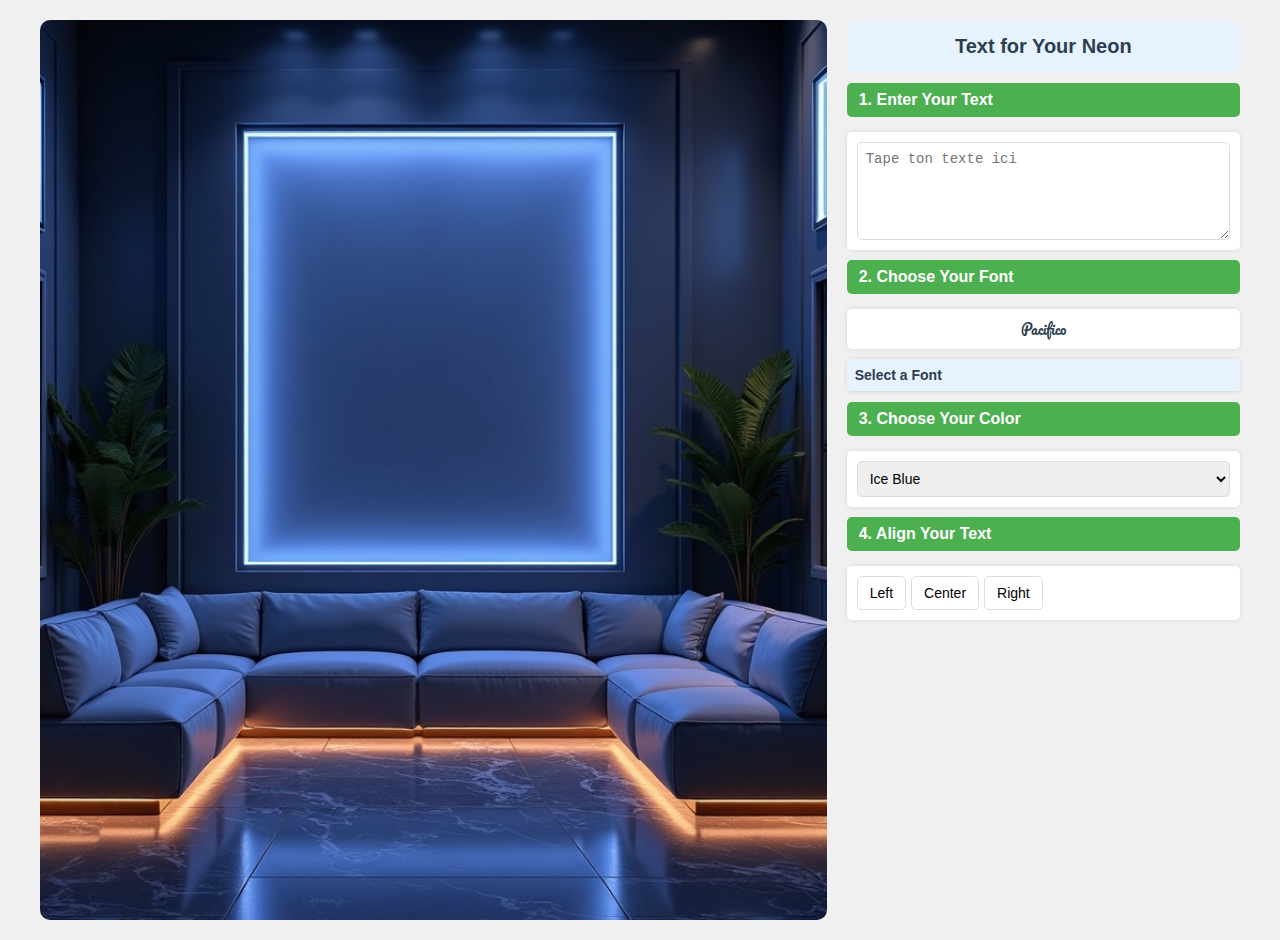
<file: index.html>
<!DOCTYPE html>
<html>
<head>
  <link rel="stylesheet" href="styles.css">
</head>
<body>
  <div class="container">
    <div class="left-column">
      <canvas id="neonCanvas" width="600" height="300"></canvas>
    </div>
    <div class="right-column">
      <div class="title-box">Text for Your Neon</div>
      <div class="step-title">1. Enter Your Text</div>
      <div class="input-box">
        <textarea id="neonText" placeholder="Tape ton texte ici"></textarea>
      </div>
      <div class="step-title">2. Choose Your Font</div>
      <div class="active-font" id="activeFont">Pacifico</div>
      <div class="font-section">
        <div class="font-toggle">Select a Font</div>
        <div class="font-content" id="fontContent">
          <!-- Les carrés seront générés dynamiquement ici -->
        </div>
      </div>
      <div class="step-title">3. Choose Your Color</div>
      <div class="color-box">
        <select id="neonColor">
          <option value="#00ffff">Ice Blue</option>
          <option value="#fff44f">Lemon Yellow</option>
          <option value="#ffb6c1">Light Pink</option>
          <option value="#ffd700">Golden Yellow</option>
          <option value="#800080">Purple</option>
          <option value="#ff4500">Orange</option>
          <option value="#f5deb3">Warm White</option>
          <option value="#ff00ff">Pink</option>
          <option value="#0000ff">Blue</option>
          <option value="#ff0000">Red</option>
          <option value="#00ff00">Green</option>
          <option value="#ffffff">White</option>
          <option value="#008080">Maldiv Green</option>
        </select>
      </div>
      <div class="step-title">4. Align Your Text</div>
      <div class="input-box">
        <button id="alignLeft">Left</button>
        <button id="alignCenter">Center</button>
        <button id="alignRight">Right</button>
      </div>
    </div>
  </div>
  <script src="script.js"></script>
</body>
</html>
</file>
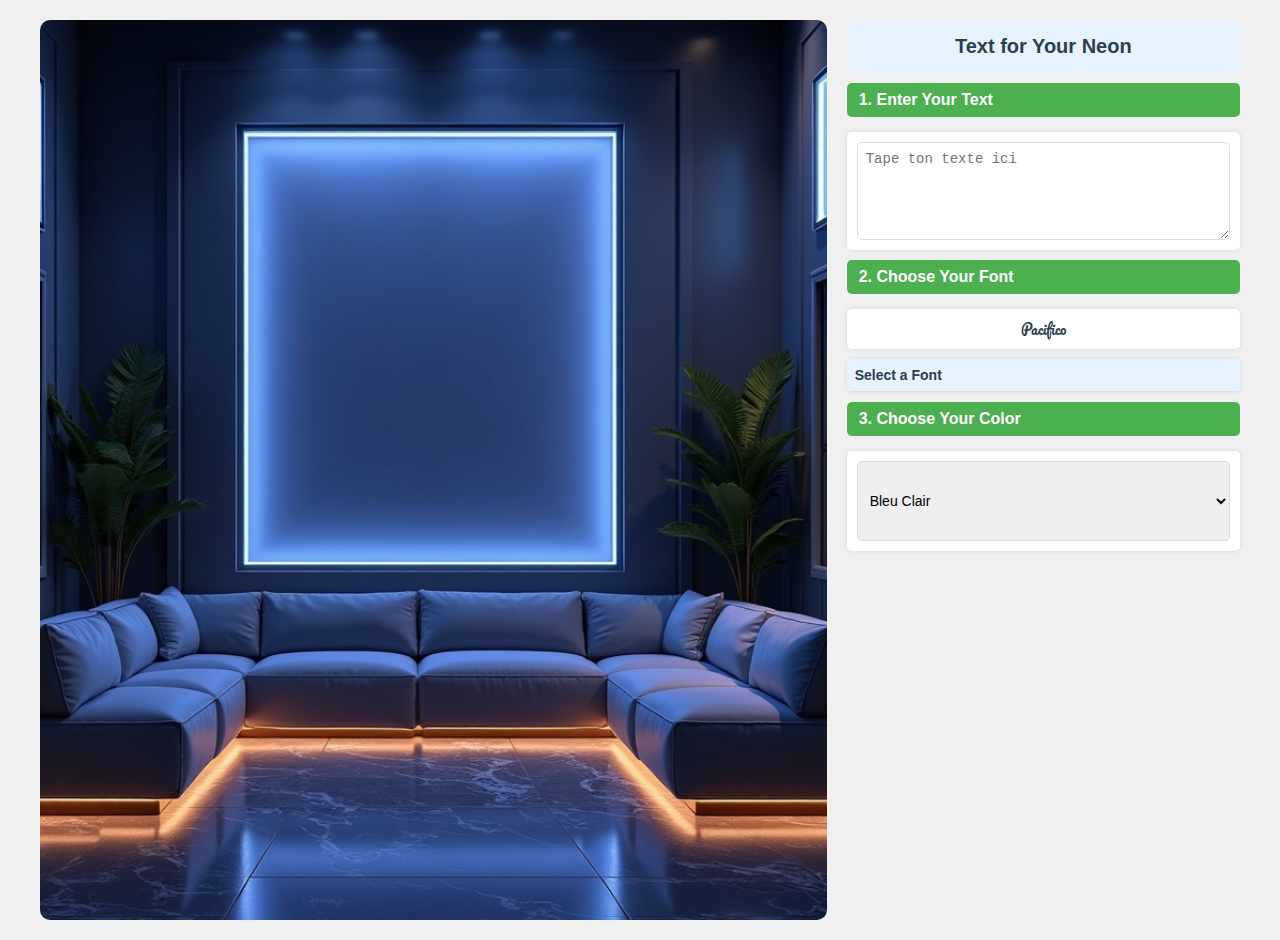
<file: backup/index.html>
<!DOCTYPE html>
<html>
<head>
  <style>
    body {
      font-family: Arial, sans-serif;
      margin: 0;
      padding: 20px;
      background-color: #f0f0f0;
      display: flex;
      justify-content: center;
      min-height: 100vh;
    }
    .container {
      display: flex;
      gap: 20px;
      max-width: 1200px;
      width: 100%;
      height: 100%;
    }
    .left-column {
      flex: 2;
      height: 100vh;
      background-image: url('background.png'); /* Remplace par ton image background.png */
      background-size: cover;
      background-position: center;
      position: relative;
      border-radius: 10px;
      overflow: hidden;
    }
    .right-column {
      flex: 1;
      display: flex;
      flex-direction: column;
      gap: 10px; /* Réduit l'espace entre les sections */
      height: 100%;
    }
    .title-box {
      background-color: #e6f3ff;
      padding: 15px;
      border-radius: 10px;
      text-align: center;
      color: #2c3e50;
      font-size: 20px;
      font-weight: bold;
    }
    .step-title {
      background-color: #4CAF50; /* Vert doux, modifiable */
      color: white;
      padding: 8px 12px; /* Réduit le padding pour un titre plus compact */
      border-radius: 5px;
      margin-bottom: 5px; /* Réduit la marge */
      font-size: 16px; /* Réduit la taille du texte */
      font-weight: bold;
    }
    .active-font {
      padding: 8px; /* Réduit le padding */
      background-color: #fff;
      border-radius: 5px;
      box-shadow: 0 0 5px rgba(0,0,0,0.1);
      font-size: 14px; /* Réduit la taille du texte */
      color: #2c3e50;
      text-align: center;
      font-family: inherit; /* Utilise la police active */
    }
    .input-box, .color-box {
      padding: 10px; /* Réduit le padding pour une box plus compacte */
      background-color: #fff;
      border-radius: 5px;
      box-shadow: 0 0 5px rgba(0,0,0,0.1);
      flex-grow: 1;
      display: flex;
      align-items: center;
    }
    input[type="text"], select, textarea {
      width: 100%;
      padding: 8px; /* Réduit le padding */
      font-size: 14px; /* Réduit la taille du texte */
      border: 1px solid #ddd;
      border-radius: 5px;
      resize: vertical; /* Permet de redimensionner verticalement le textarea */
      min-height: 80px; /* Hauteur minimale réduite pour le textarea */
    }
    canvas {
      position: absolute;
      top: 50%;
      left: 30%;
      transform: translate(-50%, -50%);
    }
    /* Style pour le collapsable */
    .font-section {
      background-color: #fff;
      border-radius: 5px;
      box-shadow: 0 0 5px rgba(0,0,0,0.1);
      overflow: hidden;
      flex-grow: 1;
    }
    .font-toggle {
      background-color: #e6f3ff;
      padding: 8px; /* Réduit le padding */
      cursor: pointer;
      font-size: 14px; /* Réduit la taille du texte */
      font-weight: bold;
      color: #2c3e50;
      border-bottom: 1px solid #ddd;
    }
    .font-toggle:hover {
      background-color: #d9e8f6;
    }
    .font-content {
      display: none;
      padding: 8px; /* Réduit le padding */
      flex-wrap: wrap;
      gap: 8px; /* Réduit l'espace entre les carrés */
    }
    .font-content.active {
      display: flex;
    }
    .font-square {
      width: 90px; /* Réduit la taille des carrés */
      height: 90px;
      background-color: #f0f0f0;
      border: 1px solid #ddd;
      border-radius: 5px;
      display: flex;
      align-items: center;
      justify-content: center;
      cursor: pointer;
      font-size: 12px; /* Réduit la taille du texte */
      overflow: hidden;
      text-align: center;
      transition: transform 0.2s;
      white-space: nowrap;
      text-overflow: ellipsis;
    }
    .font-square:hover {
      transform: scale(1.05);
      background-color: #e0e0e0;
    }
    .font-square span {
      font-family: inherit; /* Utilise la police définie dans data-font */
    }
  </style>
</head>
<body>
  <div class="container">
    <div class="left-column">
      <canvas id="neonCanvas" width="600" height="300"></canvas>
    </div>
    <div class="right-column">
      <div class="title-box">Text for Your Neon</div>
      <div class="step-title">1. Enter Your Text</div>
      <div class="input-box">
        <textarea id="neonText" placeholder="Tape ton texte ici" oninput="drawNeon()"></textarea>
      </div>
      <div class="step-title">2. Choose Your Font</div>
      <div class="active-font" id="activeFont">Pacifico</div>
      <div class="font-section">
        <div class="font-toggle">Select a Font</div>
        <div class="font-content" id="fontContent">
          <!-- Les carrés seront générés dynamiquement ici -->
        </div>
      </div>
      <div class="step-title">3. Choose Your Color</div>
      <div class="color-box">
        <select id="neonColor" onchange="drawNeon()">
          <option value="#00ffff">Bleu Clair</option>
          <option value="#ff00ff">Rose Néon</option>
          <option value="#ff4500">Orange Néon</option>
          <option value="#00ff00">Vert Néon</option>
          <option value="#ff0000">Rouge Néon</option>
          <option value="#ffff00">Jaune Néon</option>
        </select>
      </div>
    </div>
  </div>

  <script>
    // Charger les polices Google Fonts
    const link = document.createElement('link');
    link.href = 'https://fonts.googleapis.com/css2?family=Amatic+SC&family=Bangers&family=Barriecito&family=Bungee&family=Bungee+Inline&family=Bungee+Outline&family=Cinzel&family=Dancing+Script&family=Fira+Sans&family=Great+Vibes&family=Indie+Flower&family=Kaushan+Script&family=Lobster+Two&family=Merriweather&family=Orbitron&family=Pacifico&family=Playfair+Display&family=Rock+Salt&family=Sacramento&family=Satisfy&family=Shadows+Into+Light&display=swap';
    link.rel = 'stylesheet';
    document.head.appendChild(link);

    const canvas = document.getElementById('neonCanvas');
    const ctx = canvas.getContext('2d');
    const fontContent = document.getElementById('fontContent');
    const activeFontElement = document.getElementById('activeFont');

    // Liste des polices (sans Arial)
    const fonts = [
      "Pacifico", "Dancing Script", "Lobster", "Kaushan Script", "Sacramento",
      "Rock Salt", "Satisfy", "Indie Flower", "Great Vibes", "Cinzel",
      "Fira Sans", "Bungee", "Amatic SC", "Bangers", "Barriecito",
      "Lobster Two", "Shadows Into Light", "Merriweather", "Playfair Display",
      "Orbitron", "Courier New"
    ];

    // Générer les carrés de police dynamiquement une fois les polices chargées
    link.onload = function() {
      fonts.forEach(font => {
        const square = document.createElement('div');
        square.className = 'font-square';
        square.dataset.font = font;
        square.innerHTML = `<span>${font}</span>`;
        square.style.fontFamily = font + ', Arial'; // Appliquer la police avec fallback
        square.onclick = () => selectFont(font);
        fontContent.appendChild(square);
      });
      drawNeonWithDefault();
      updateActiveFont("Pacifico"); // Définir Pacifico comme police active initiale
    };

    // Gérer le clic sur le toggle
    document.querySelector('.font-toggle').addEventListener('click', function() {
      fontContent.classList.toggle('active');
    });

    function drawNeonWithDefault() {
      const text = ""; // Texte par défaut
      const fontStyle = "Pacifico"; // Pacifico forcé comme police par défaut
      const neonColor = document.getElementById('neonColor').value || '#00ffff'; // Couleur du contour néon, bleu clair par défaut

      // Effacer le canvas
      ctx.clearRect(0, 0, canvas.width, canvas.height);

      // Obtenir la largeur de la colonne left-column (approximation basée sur le Canvas)
      const columnWidth = canvas.width; // Puisque le Canvas remplit left-column, on utilise sa largeur

      // Gérer les retours à la ligne et ajuster la taille du texte
      const lines = text.split('\n').map(line => line.trim()).filter(line => line.length > 0);
      let currentY = canvas.height / 2 - (lines.length - 1) * 40 / 2; // Centrer verticalement

      lines.forEach(line => {
        let fontSize = 80; // Taille initiale
        let textWidth;

        do {
          ctx.font = `${fontSize}px ${fontStyle}, Arial`; // Fallback sur Arial si la police ne charge pas
          textWidth = ctx.measureText(line).width;
          const maxWidth = columnWidth * 0.5; // 50% de la largeur de la colonne
          if (textWidth > maxWidth) { // Limite à 50% de la largeur de la colonne
            fontSize -= 5; // Réduire la taille si le texte déborde
          }
        } while (textWidth > columnWidth * 0.5 && fontSize > 20); // Limite minimale de 20px

        // Calculer la position centrée entre 25% et 75% de la largeur de la colonne
        const startX = columnWidth * 0.25; // Début à 25% de la largeur de la colonne
        const centerX = startX + (columnWidth * 0.5) / 2; // Centre entre 25% et 75%

        // Configurer l’effet néon : blanc éclatant à l’intérieur avec un contour néon
        ctx.lineWidth = 4; // Épaisseur du contour néon
        ctx.strokeStyle = neonColor; // Contour coloré néon
        ctx.fillStyle = '#ffffff'; // Intérieur blanc éclatant
        ctx.shadowBlur = 5; // Légère ombre pour un effet discret
        ctx.shadowColor = neonColor;
        ctx.shadowOffsetX = 0;
        ctx.shadowOffsetY = 0;

        // Dessiner le contour néon
        ctx.beginPath();
        ctx.strokeText(line, centerX, currentY);

        // Dessiner l’intérieur blanc
        ctx.fillText(line, centerX, currentY);

        currentY += 40; // Espacement vertical pour éviter le chevauchement
      });
    }

    function drawNeon() {
      const text = document.getElementById('neonText').value;
      const fontStyle = canvas.dataset.font || "Pacifico"; // Utilise la police sélectionnée ou Pacifico par défaut
      const neonColor = document.getElementById('neonColor').value || '#00ffff'; // Couleur du contour néon, basée sur le sélecteur

      // Effacer le canvas
      ctx.clearRect(0, 0, canvas.width, canvas.height);

      // Obtenir la largeur de la colonne left-column (approximation basée sur le Canvas)
      const columnWidth = canvas.width; // Puisque le Canvas remplit left-column, on utilise sa largeur

      // Gérer les retours à la ligne et ajuster la taille du texte
      const lines = text.split('\n').map(line => line.trim()).filter(line => line.length > 0);
      let currentY = canvas.height / 2 - (lines.length - 1) * 40 / 2; // Centrer verticalement

      lines.forEach(line => {
        let fontSize = 80; // Taille initiale
        let textWidth;

        do {
          ctx.font = `${fontSize}px ${fontStyle}, Arial`; // Fallback sur Arial si la police ne charge pas
          textWidth = ctx.measureText(line).width;
          const maxWidth = columnWidth * 0.5; // 50% de la largeur de la colonne
          if (textWidth > maxWidth) { // Limite à 50% de la largeur de la colonne
            fontSize -= 5; // Réduire la taille si le texte déborde
          }
        } while (textWidth > columnWidth * 0.5 && fontSize > 20); // Limite minimale de 20px

        // Calculer la position centrée entre 25% et 75% de la largeur de la colonne
        const startX = columnWidth * 0.25; // Début à 25% de la largeur de la colonne
        const centerX = startX + (columnWidth * 0.5) / 2; // Centre entre 25% et 75%

        // Configurer l’effet néon : blanc éclatant à l’intérieur avec un contour néon
        ctx.lineWidth = 4; // Épaisseur du contour néon
        ctx.strokeStyle = neonColor; // Contour coloré néon
        ctx.fillStyle = '#ffffff'; // Intérieur blanc éclatant
        ctx.shadowBlur = 5; // Légère ombre pour un effet discret
        ctx.shadowColor = neonColor;
        ctx.shadowOffsetX = 0;
        ctx.shadowOffsetY = 0;

        // Dessiner le contour néon
        ctx.beginPath();
        ctx.strokeText(line, centerX, currentY);

        // Dessiner l’intérieur blanc
        ctx.fillText(line, centerX, currentY);

        currentY += 40; // Espacement vertical pour éviter le chevauchement
      });
    }

    function selectFont(font) {
      canvas.dataset.font = font;
      drawNeon();
      updateActiveFont(font); // Mettre à jour l’affichage de la police active
      fontContent.classList.remove('active'); // Ferme le collapsable après sélection
    }

    function updateActiveFont(font) {
      activeFontElement.textContent = font;
      activeFontElement.style.fontFamily = font + ', Arial'; // Appliquer la police active
    }

    // Dessiner au chargement initial avec Pacifico une fois les polices chargées
    if (link.onload) {
      // La fonction drawNeonWithDefault() sera appelée automatiquement après le chargement des polices
    } else {
      // Si pour une raison quelconque le chargement échoue, utiliser Pacifico immédiatement
      drawNeonWithDefault();
      updateActiveFont("Pacifico");
    }
  </script>
</body>
</html>
</file>
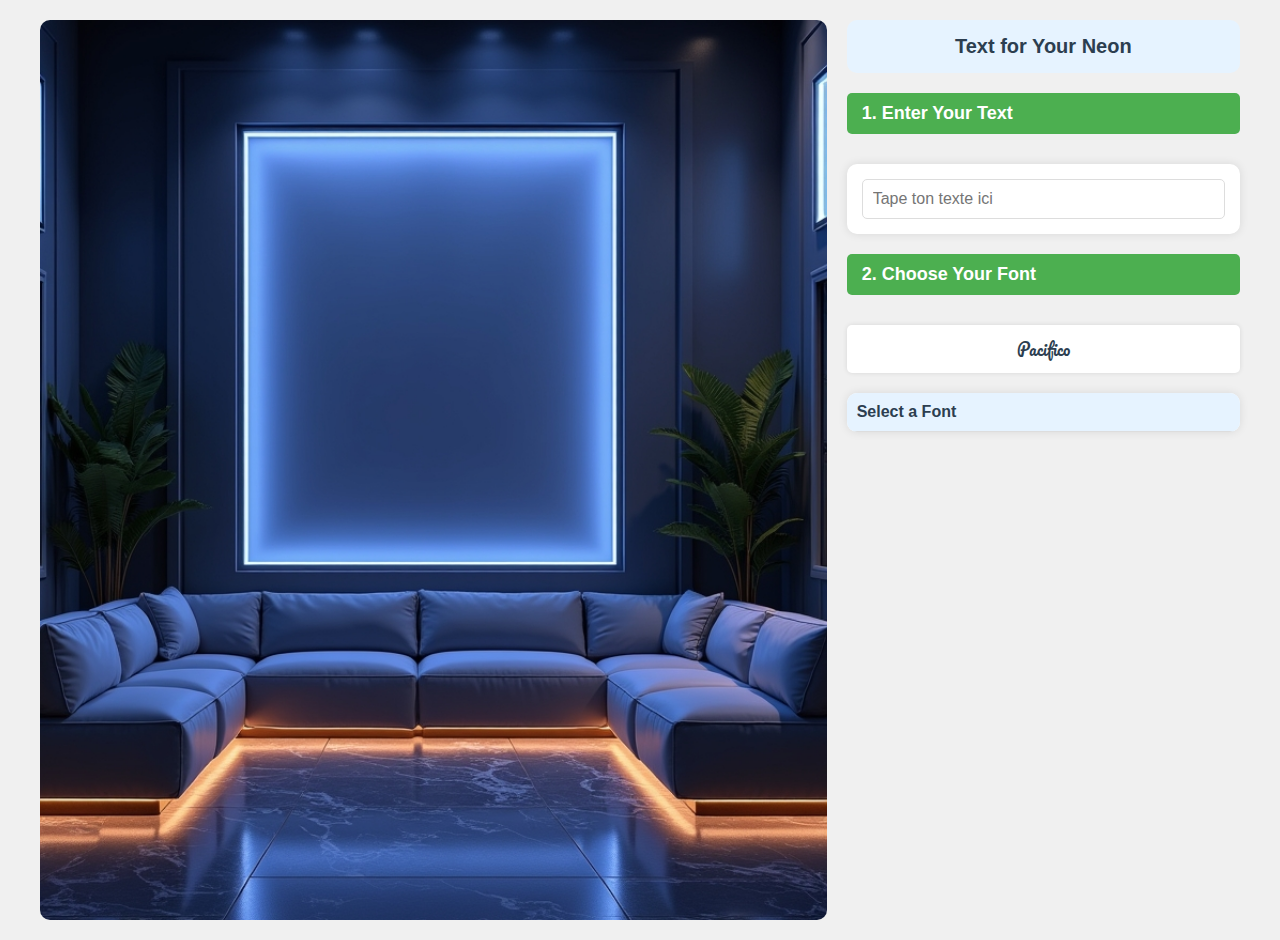
<file: neon.html>
<!DOCTYPE html>
<html>
<head>
  <style>
    body {
      font-family: Arial, sans-serif;
      margin: 0;
      padding: 20px;
      background-color: #f0f0f0;
      display: flex;
      justify-content: center;
      min-height: 100vh;
    }
    .container {
      display: flex;
      gap: 20px;
      max-width: 1200px;
      width: 100%;
      height: 100%;
    }
    .left-column {
      flex: 2;
      height: 100vh;
      background-image: url('background.png'); /* Remplace par ton image background.png */
      background-size: cover;
      background-position: center;
      position: relative;
      border-radius: 10px;
      overflow: hidden;
    }
    .right-column {
      flex: 1;
      display: flex;
      flex-direction: column;
      gap: 20px;
      height: 100%;
    }
    .title-box {
      background-color: #e6f3ff;
      padding: 15px;
      border-radius: 10px;
      text-align: center;
      color: #2c3e50;
      font-size: 20px;
      font-weight: bold;
    }
    .step-title {
      background-color: #4CAF50; /* Vert doux, modifiable */
      color: white;
      padding: 10px 15px;
      border-radius: 5px;
      margin-bottom: 10px;
      font-size: 18px;
      font-weight: bold;
    }
    .active-font {
      padding: 10px;
      background-color: #fff;
      border-radius: 5px;
      box-shadow: 0 0 5px rgba(0,0,0,0.1);
      font-size: 16px;
      color: #2c3e50;
      text-align: center;
      font-family: inherit; /* Utilise la police active */
    }
    .input-box {
      padding: 15px;
      background-color: #fff;
      border-radius: 10px;
      box-shadow: 0 0 10px rgba(0,0,0,0.1);
      flex-grow: 1;
      display: flex;
      align-items: center;
    }
    input[type="text"] {
      width: 100%;
      padding: 10px;
      font-size: 16px;
      border: 1px solid #ddd;
      border-radius: 5px;
    }
    canvas {
      position: absolute;
      top: 50%;
      left: 50%;
      transform: translate(-50%, -50%);
    }
    /* Style pour le collapsable */
    .font-section {
      background-color: #fff;
      border-radius: 10px;
      box-shadow: 0 0 10px rgba(0,0,0,0.1);
      overflow: hidden;
      flex-grow: 1;
    }
    .font-toggle {
      background-color: #e6f3ff;
      padding: 10px;
      cursor: pointer;
      font-size: 16px;
      font-weight: bold;
      color: #2c3e50;
      border-bottom: 1px solid #ddd;
    }
    .font-toggle:hover {
      background-color: #d9e8f6;
    }
    .font-content {
      display: none;
      padding: 10px;
      flex-wrap: wrap;
      gap: 10px;
    }
    .font-content.active {
      display: flex;
    }
    .font-square {
      width: 100px;
      height: 100px;
      background-color: #f0f0f0;
      border: 1px solid #ddd;
      border-radius: 5px;
      display: flex;
      align-items: center;
      justify-content: center;
      cursor: pointer;
      font-size: 14px; /* Réduit pour que le nom complet tienne */
      overflow: hidden;
      text-align: center;
      transition: transform 0.2s;
      white-space: nowrap; /* Empêche le retour à la ligne */
      text-overflow: ellipsis; /* Ajoute "..." si le texte déborde */
    }
    .font-square:hover {
      transform: scale(1.05);
      background-color: #e0e0e0;
    }
    .font-square span {
      font-family: inherit; /* Utilise la police définie dans data-font */
    }
  </style>
</head>
<body>
  <div class="container">
    <div class="left-column">
      <canvas id="neonCanvas" width="600" height="300"></canvas>
    </div>
    <div class="right-column">
      <div class="title-box">Text for Your Neon</div>
      <div class="step-title">1. Enter Your Text</div>
      <div class="input-box">
        <input type="text" id="neonText" placeholder="Tape ton texte ici" oninput="drawNeon()">
      </div>
      <div class="step-title">2. Choose Your Font</div>
      <div class="active-font" id="activeFont">Pacifico</div>
      <div class="font-section">
        <div class="font-toggle">Select a Font</div>
        <div class="font-content" id="fontContent">
          <!-- Les carrés seront générés dynamiquement ici -->
        </div>
      </div>
    </div>
  </div>

  <script>
    // Charger les polices Google Fonts
    const link = document.createElement('link');
    link.href = 'https://fonts.googleapis.com/css2?family=Amatic+SC&family=Bangers&family=Barriecito&family=Bungee&family=Bungee+Inline&family=Bungee+Outline&family=Cinzel&family=Dancing+Script&family=Fira+Sans&family=Great+Vibes&family=Indie+Flower&family=Kaushan+Script&family=Lobster+Two&family=Merriweather&family=Orbitron&family=Pacifico&family=Playfair+Display&family=Rock+Salt&family=Sacramento&family=Satisfy&family=Shadows+Into+Light&display=swap';
    link.rel = 'stylesheet';
    document.head.appendChild(link);

    const canvas = document.getElementById('neonCanvas');
    const ctx = canvas.getContext('2d');
    const fontContent = document.getElementById('fontContent');
    const activeFontElement = document.getElementById('activeFont');

    // Liste des polices (sans Arial)
    const fonts = [
      "Pacifico", "Dancing Script", "Lobster", "Kaushan Script", "Sacramento",
      "Rock Salt", "Satisfy", "Indie Flower", "Great Vibes", "Cinzel",
      "Fira Sans", "Bungee", "Amatic SC", "Bangers", "Barriecito",
      "Lobster Two", "Shadows Into Light", "Merriweather", "Playfair Display",
      "Orbitron", "Courier New"
    ];

    // Générer les carrés de police dynamiquement une fois les polices chargées
    link.onload = function() {
      fonts.forEach(font => {
        const square = document.createElement('div');
        square.className = 'font-square';
        square.dataset.font = font;
        square.innerHTML = `<span>${font}</span>`;
        square.style.fontFamily = font + ', Arial'; // Appliquer la police avec fallback
        square.onclick = () => selectFont(font);
        fontContent.appendChild(square);
      });
      drawNeonWithDefault();
      updateActiveFont("Pacifico"); // Définir Pacifico comme police active initiale
    };

    // Gérer le clic sur le toggle
    document.querySelector('.font-toggle').addEventListener('click', function() {
      fontContent.classList.toggle('active');
    });

    function drawNeonWithDefault() {
      const text = ""; // Texte par défaut
      const fontStyle = "Pacifico"; // Pacifico forcé comme police par défaut
      const fontSize = 80;
      const color = '#00ffff'; // Bleu néon, modifiable selon tes besoins

      // Effacer le canvas
      ctx.clearRect(0, 0, canvas.width, canvas.height);

      // Configurer le style du texte avec la police choisie
      ctx.font = `${fontSize}px ${fontStyle}, Arial`; // Fallback sur Arial si la police ne charge pas
      ctx.textAlign = 'center';
      ctx.textBaseline = 'middle';

      // Effet néon
      ctx.shadowBlur = 20;
      ctx.shadowColor = color;
      ctx.fillStyle = color;

      // Dessiner le texte
      ctx.fillText(text, canvas.width / 2, canvas.height / 2);
    }

    function drawNeon() {
      const text = document.getElementById('neonText').value;
      const fontStyle = canvas.dataset.font || "Pacifico"; // Utilise la police sélectionnée ou Pacifico par défaut
      const fontSize = 80;
      const color = '#00ffff'; // Bleu néon, modifiable selon tes besoins

      // Effacer le canvas
      ctx.clearRect(0, 0, canvas.width, canvas.height);

      // Configurer le style du texte avec la police choisie
      ctx.font = `${fontSize}px ${fontStyle}, Arial`; // Fallback sur Arial si la police ne charge pas
      ctx.textAlign = 'center';
      ctx.textBaseline = 'middle';

      // Effet néon
      ctx.shadowBlur = 20;
      ctx.shadowColor = color;
      ctx.fillStyle = color;

      // Dessiner le texte
      ctx.fillText(text, canvas.width / 2, canvas.height / 2);
    }

    function selectFont(font) {
      canvas.dataset.font = font;
      drawNeon();
      updateActiveFont(font); // Mettre à jour l’affichage de la police active
      fontContent.classList.remove('active'); // Ferme le collapsable après sélection
    }

    function updateActiveFont(font) {
      activeFontElement.textContent = font;
      activeFontElement.style.fontFamily = font + ', Arial'; // Appliquer la police active
    }

    // Dessiner au chargement initial avec Pacifico une fois les polices chargées
    if (link.onload) {
      // La fonction drawNeonWithDefault() sera appelée automatiquement après le chargement des polices
    } else {
      // Si pour une raison quelconque le chargement échoue, utiliser Pacifico immédiatement
      drawNeonWithDefault();
      updateActiveFont("Pacifico");
    }
  </script>
</body>
</html>
</file>
<file: styles.css>
body {
    font-family: Arial, sans-serif;
    margin: 0;
    padding: 20px;
    background-color: #f0f0f0;
    display: flex;
    justify-content: center;
    min-height: 100vh;
  }
  
  .container {
    display: flex;
    gap: 20px;
    max-width: 1200px;
    width: 100%;
    height: 100%;
  }
  
  .left-column {
    flex: 2;
    height: 100vh;
    background-image: url('background.png');
    background-size: cover;
    background-position: center;
    position: relative;
    border-radius: 10px;
    overflow: hidden;
  }
  
  .right-column {
    flex: 1;
    display: flex;
    flex-direction: column;
    gap: 10px;
    height: 100%;
  }
  
  .title-box {
    background-color: #e6f3ff;
    padding: 15px;
    border-radius: 10px;
    text-align: center;
    color: #2c3e50;
    font-size: 20px;
    font-weight: bold;
  }
  
  .step-title {
    background-color: #4CAF50;
    color: white;
    padding: 8px 12px;
    border-radius: 5px;
    margin-bottom: 5px;
    font-size: 16px;
    font-weight: bold;
  }
  
  .active-font {
    padding: 8px;
    background-color: #fff;
    border-radius: 5px;
    box-shadow: 0 0 5px rgba(0,0,0,0.1);
    font-size: 14px;
    color: #2c3e50;
    text-align: center;
    font-family: inherit;
  }
  
  .input-box, .color-box {
    padding: 10px;
    background-color: #fff;
    border-radius: 5px;
    box-shadow: 0 0 5px rgba(0,0,0,0.1);
    display: flex;
    align-items: center;
    height: fit-content;
  }
  
  input[type="text"], select, textarea {
    width: 100%;
    padding: 8px;
    font-size: 14px;
    border: 1px solid #ddd;
    border-radius: 5px;
    resize: vertical;
  }
  
  select {
    height: auto;
  }
  
  textarea {
    min-height: 80px;
  }
  
  canvas {
    position: absolute;
    top: 35%;
    left: 30%;
    transform: translate(-50%, -50%);
  }
  
  .font-section {
    background-color: #fff;
    border-radius: 5px;
    box-shadow: 0 0 5px rgba(0,0,0,0.1);
    overflow: hidden;
    flex-grow: 1;
  }
  
  .font-toggle {
    background-color: #e6f3ff;
    padding: 8px;
    cursor: pointer;
    font-size: 14px;
    font-weight: bold;
    color: #2c3e50;
    border-bottom: 1px solid #ddd;
  }
  
  .font-toggle:hover {
    background-color: #d9e8f6;
  }
  
  .font-content {
    display: none;
    padding: 8px;
    flex-wrap: wrap;
    gap: 8px;
  }
  
  .font-content.active {
    display: flex;
  }
  
  .font-square {
    width: 90px;
    height: 90px;
    background-color: #f0f0f0;
    border: 1px solid #ddd;
    border-radius: 5px;
    display: flex;
    align-items: center;
    justify-content: center;
    cursor: pointer;
    font-size: 12px;
    overflow: hidden;
    text-align: center;
    transition: transform 0.2s;
    white-space: nowrap;
    text-overflow: ellipsis;
  }
  
  .font-square:hover {
    transform: scale(1.05);
    background-color: #e0e0e0;
  }
  
  .font-square span {
    font-family: inherit;
  }

  .input-box button {
    padding: 8px 12px;
    margin-right: 5px;
    font-size: 14px;
    border: 1px solid #ddd;
    border-radius: 5px;
    background-color: #fff;
    cursor: pointer;
    transition: background-color 0.2s;
  }
  
  .input-box button:hover {
    background-color: #e0e0e0;
  }
  
  .input-box button.active {
    background-color: #4CAF50;
    color: white;
  }
</file>
